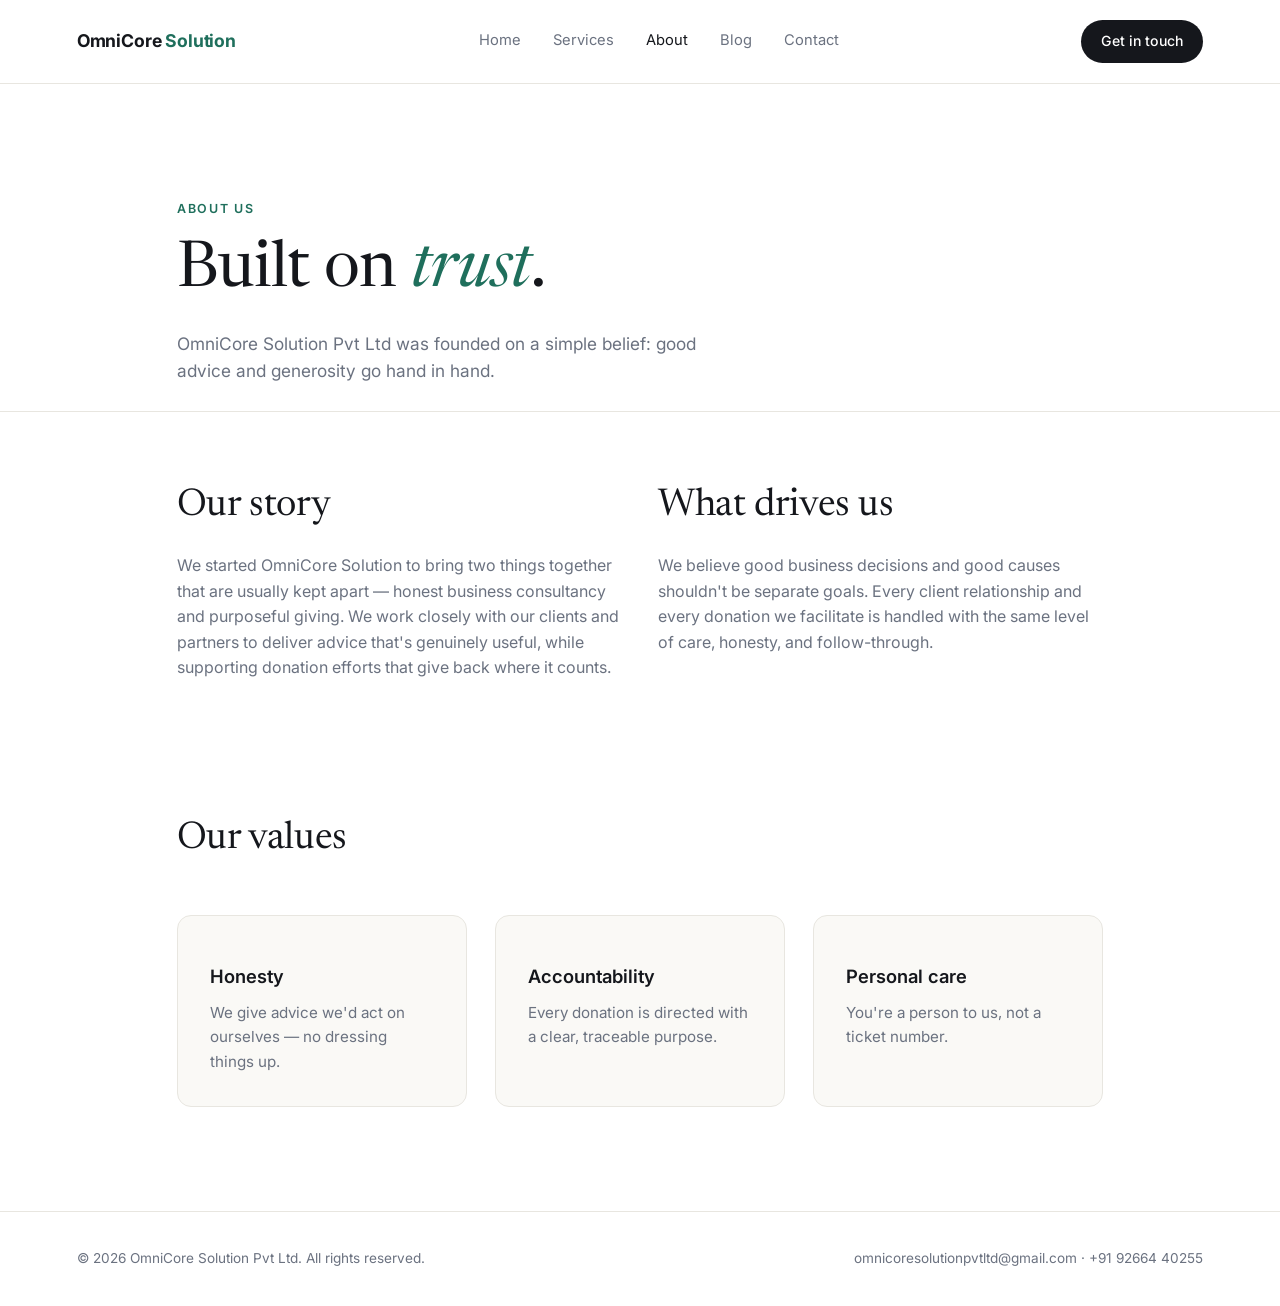
<file: about.html>
<!DOCTYPE html>
<html lang="en">
<head>
<meta charset="UTF-8">
<meta name="viewport" content="width=device-width, initial-scale=1.0">
<title>About — OmniCore Solution Pvt Ltd</title>
<link rel="stylesheet" href="style.css">
</head>
<body>

<header>
  <div class="nav">
    <div class="logo">OmniCore <em>Solution</em></div>
    <nav class="nav-links">
      <a href="index.html">Home</a>
      <a href="services.html">Services</a>
      <a href="about.html" class="active">About</a>
      <a href="blog.html">Blog</a>
      <a href="contact.html">Contact</a>
    </nav>
    <a href="contact.html" class="nav-cta">Get in touch</a>
  </div>
</header>

<div class="hero" style="padding-bottom:2vw;">
  <span class="eyebrow">About us</span>
  <h1>Built on <em>trust</em>.</h1>
  <p class="lead">OmniCore Solution Pvt Ltd was founded on a simple belief: good advice and generosity go hand in hand.</p>
</div>

<hr class="divider">

<section>
  <div class="grid-2">
    <div>
      <h2>Our story</h2>
      <p style="margin-top:16px; color:var(--muted);">We started OmniCore Solution to bring two things together that are usually kept apart — honest business consultancy and purposeful giving. We work closely with our clients and partners to deliver advice that's genuinely useful, while supporting donation efforts that give back where it counts.</p>
    </div>
    <div>
      <h2>What drives us</h2>
      <p style="margin-top:16px; color:var(--muted);">We believe good business decisions and good causes shouldn't be separate goals. Every client relationship and every donation we facilitate is handled with the same level of care, honesty, and follow-through.</p>
    </div>
  </div>
</section>

<section>
  <div class="section-head">
    <h2>Our values</h2>
  </div>
  <div class="grid-3">
    <div class="card">
      <h3>Honesty</h3>
      <p>We give advice we'd act on ourselves — no dressing things up.</p>
    </div>
    <div class="card">
      <h3>Accountability</h3>
      <p>Every donation is directed with a clear, traceable purpose.</p>
    </div>
    <div class="card">
      <h3>Personal care</h3>
      <p>You're a person to us, not a ticket number.</p>
    </div>
  </div>
</section>

<footer>
  <div>&copy; 2026 OmniCore Solution Pvt Ltd. All rights reserved.</div>
  <div>omnicoresolutionpvtltd@gmail.com · +91 92664 40255</div>
</footer>

</body>
</html>
</file>
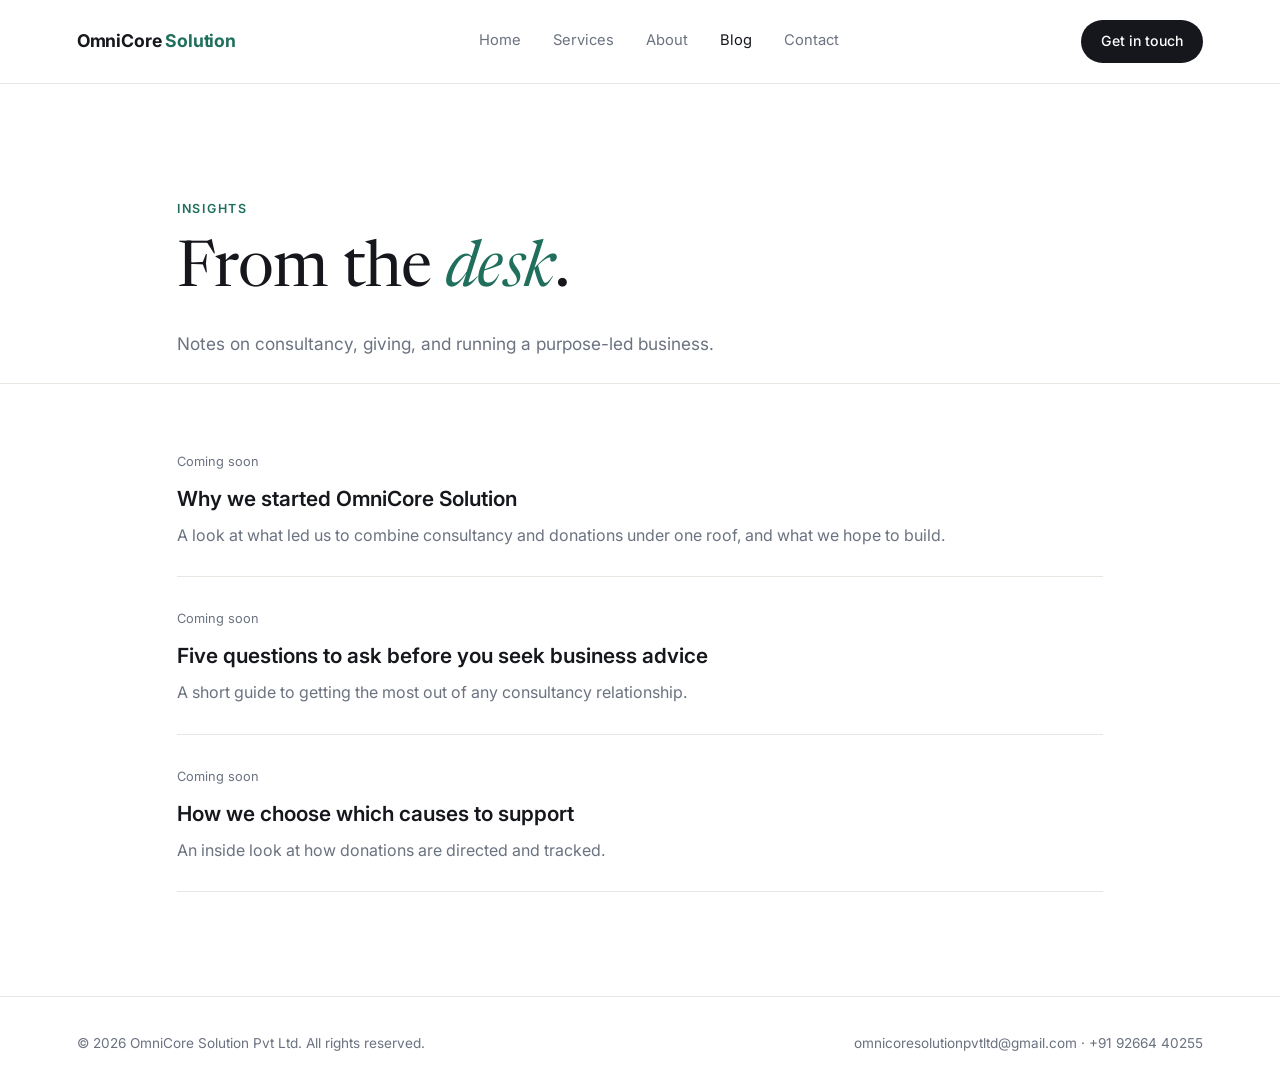
<file: blog (1).html>
<!DOCTYPE html>
<html lang="en">
<head>
<meta charset="UTF-8">
<meta name="viewport" content="width=device-width, initial-scale=1.0">
<title>Blog — OmniCore Solution Pvt Ltd</title>
<link rel="stylesheet" href="style.css">
</head>
<body>

<header>
  <div class="nav">
    <div class="logo">OmniCore <em>Solution</em></div>
    <nav class="nav-links">
      <a href="index.html">Home</a>
      <a href="services.html">Services</a>
      <a href="about.html">About</a>
      <a href="blog.html" class="active">Blog</a>
      <a href="contact.html">Contact</a>
    </nav>
    <a href="contact.html" class="nav-cta">Get in touch</a>
  </div>
</header>

<div class="hero" style="padding-bottom:2vw;">
  <span class="eyebrow">Insights</span>
  <h1>From the <em>desk</em>.</h1>
  <p class="lead">Notes on consultancy, giving, and running a purpose-led business.</p>
</div>

<hr class="divider">

<section>
  <div class="post">
    <span class="date">Coming soon</span>
    <h3>Why we started OmniCore Solution</h3>
    <p>A look at what led us to combine consultancy and donations under one roof, and what we hope to build.</p>
  </div>
  <div class="post">
    <span class="date">Coming soon</span>
    <h3>Five questions to ask before you seek business advice</h3>
    <p>A short guide to getting the most out of any consultancy relationship.</p>
  </div>
  <div class="post">
    <span class="date">Coming soon</span>
    <h3>How we choose which causes to support</h3>
    <p>An inside look at how donations are directed and tracked.</p>
  </div>
</section>

<footer>
  <div>&copy; 2026 OmniCore Solution Pvt Ltd. All rights reserved.</div>
  <div>omnicoresolutionpvtltd@gmail.com · +91 92664 40255</div>
</footer>

</body>
</html>
</file>
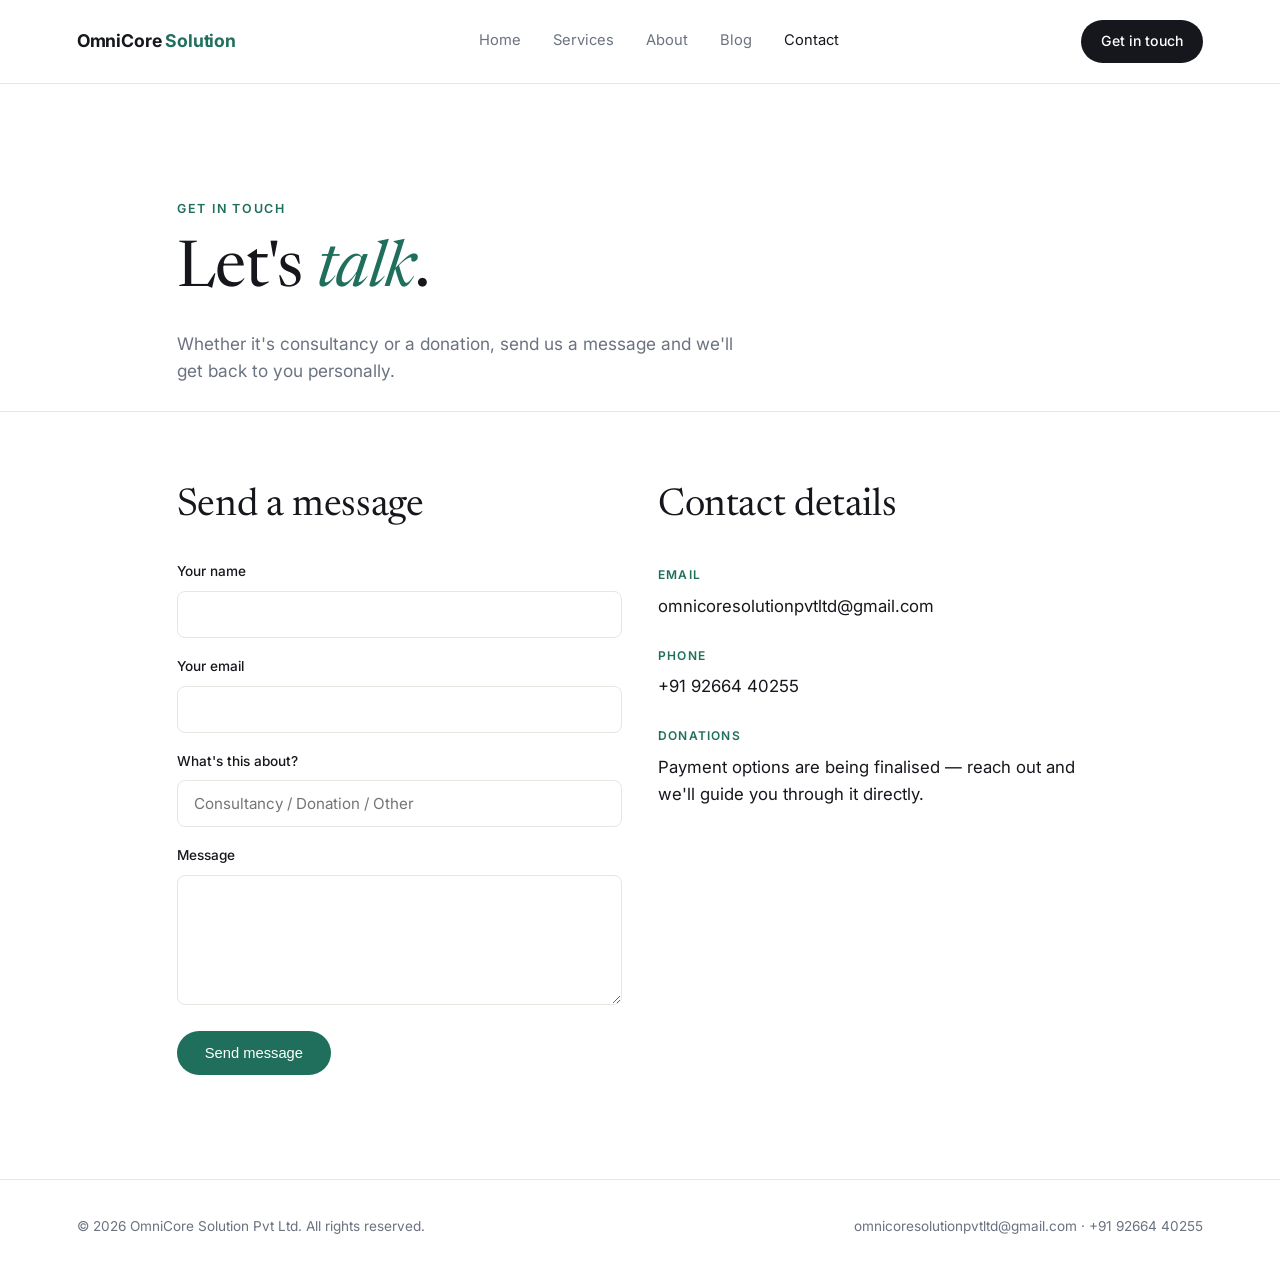
<file: contact.html>
<!DOCTYPE html>
<html lang="en">
<head>
<meta charset="UTF-8">
<meta name="viewport" content="width=device-width, initial-scale=1.0">
<title>Contact — OmniCore Solution Pvt Ltd</title>
<link rel="stylesheet" href="style.css">
</head>
<body>

<header>
  <div class="nav">
    <div class="logo">OmniCore <em>Solution</em></div>
    <nav class="nav-links">
      <a href="index.html">Home</a>
      <a href="services.html">Services</a>
      <a href="about.html">About</a>
      <a href="blog.html">Blog</a>
      <a href="contact.html" class="active">Contact</a>
    </nav>
    <a href="contact.html" class="nav-cta">Get in touch</a>
  </div>
</header>

<div class="hero" style="padding-bottom:2vw;">
  <span class="eyebrow">Get in touch</span>
  <h1>Let's <em>talk</em>.</h1>
  <p class="lead">Whether it's consultancy or a donation, send us a message and we'll get back to you personally.</p>
</div>

<hr class="divider">

<section>
  <div class="grid-2">
    <div>
      <h2 style="margin-bottom:24px;">Send a message</h2>

      <form action="https://formspree.io/f/xgogga1z" method="POST">
        <div class="form-field">
          <label for="name">Your name</label>
          <input type="text" id="name" name="name" required>
        </div>
        <div class="form-field">
          <label for="email">Your email</label>
          <input type="email" id="email" name="email" required>
        </div>
        <div class="form-field">
          <label for="reason">What's this about?</label>
          <input type="text" id="reason" name="reason" placeholder="Consultancy / Donation / Other">
        </div>
        <div class="form-field">
          <label for="message">Message</label>
          <textarea id="message" name="message" required></textarea>
        </div>
        <button type="submit" class="btn btn-accent" style="border:none; cursor:pointer;">Send message</button>
      </form>
    </div>

    <div>
      <h2 style="margin-bottom:24px;">Contact details</h2>
      <div class="contact-info">
        <div class="item">
          <span class="label">Email</span>
          <a href="mailto:omnicoresolutionpvtltd@gmail.com">omnicoresolutionpvtltd@gmail.com</a>
        </div>
        <div class="item">
          <span class="label">Phone</span>
          <a href="tel:+919266440255">+91 92664 40255</a>
        </div>
        <div class="item">
          <span class="label">Donations</span>
          <p>Payment options are being finalised — reach out and we'll guide you through it directly.</p>
        </div>
      </div>
    </div>
  </div>
</section>

<footer>
  <div>&copy; 2026 OmniCore Solution Pvt Ltd. All rights reserved.</div>
  <div>omnicoresolutionpvtltd@gmail.com · +91 92664 40255</div>
</footer>

</body>
</html>
</file>
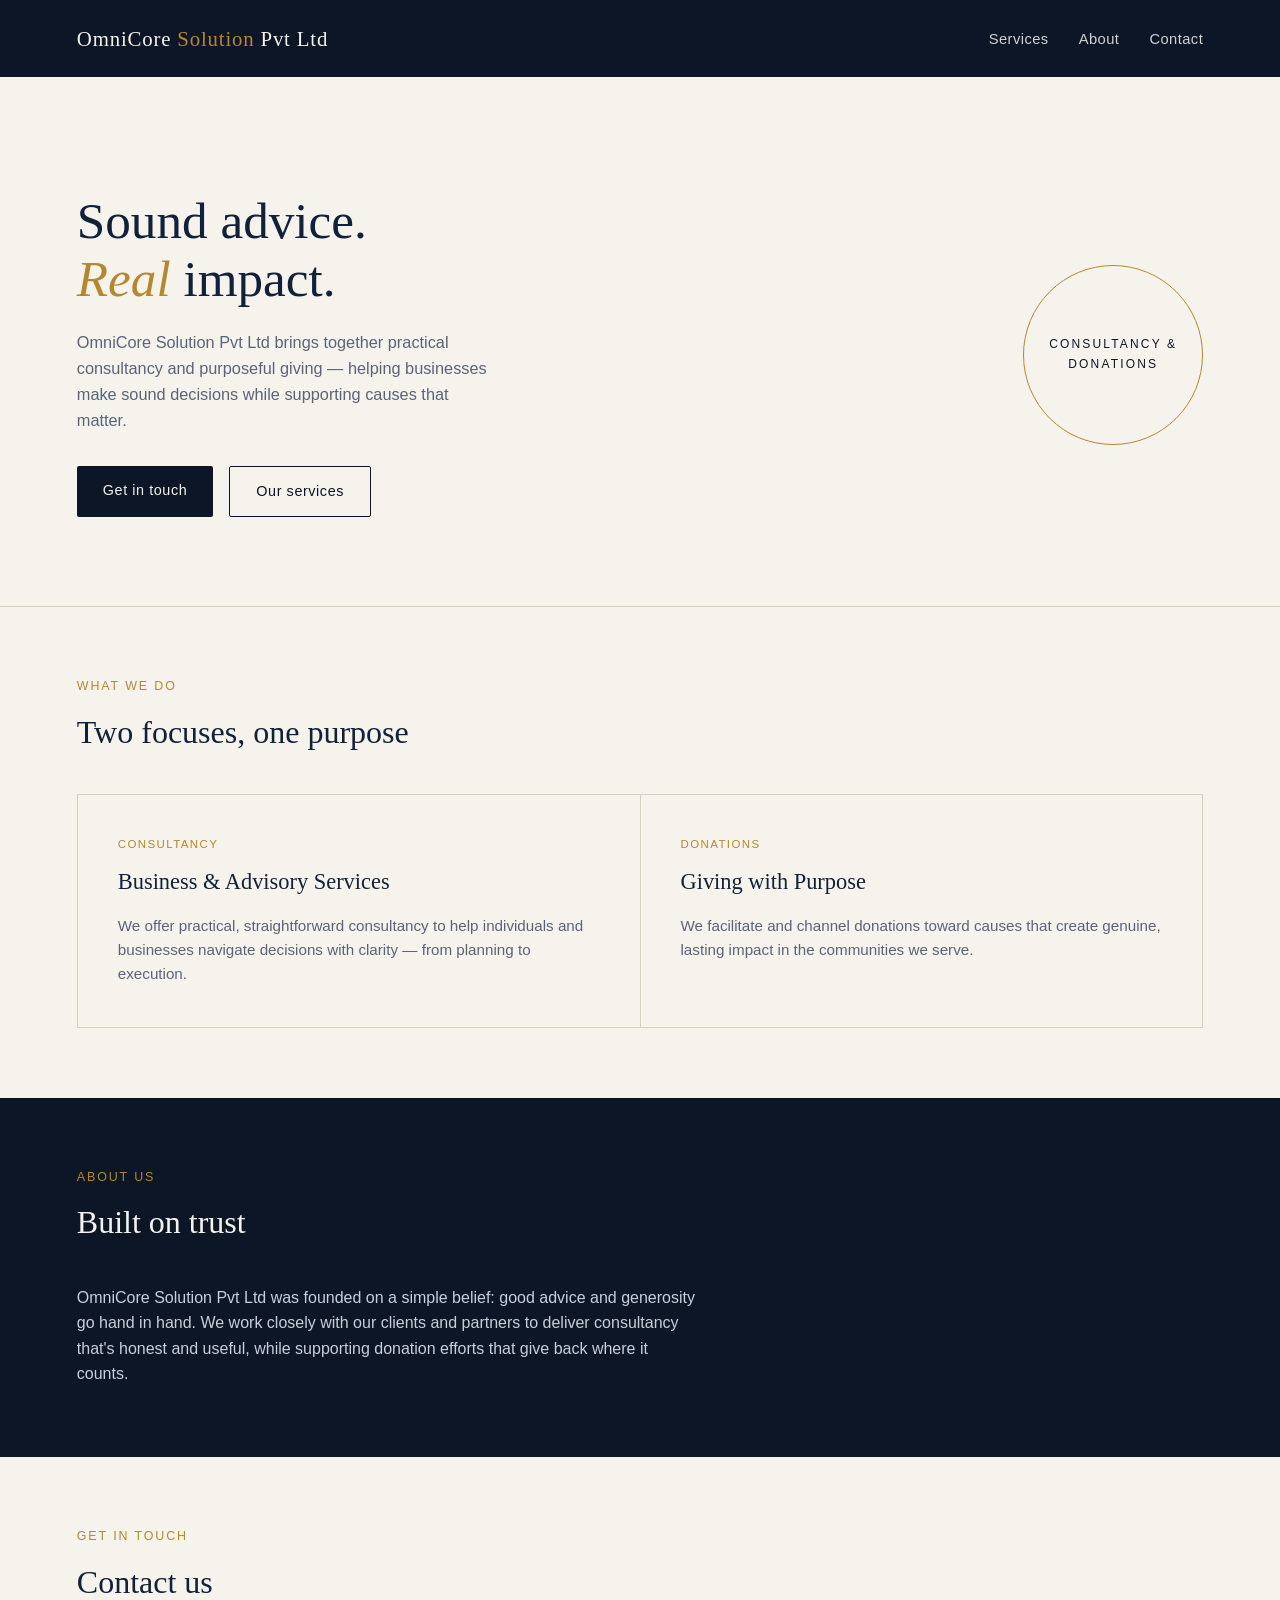
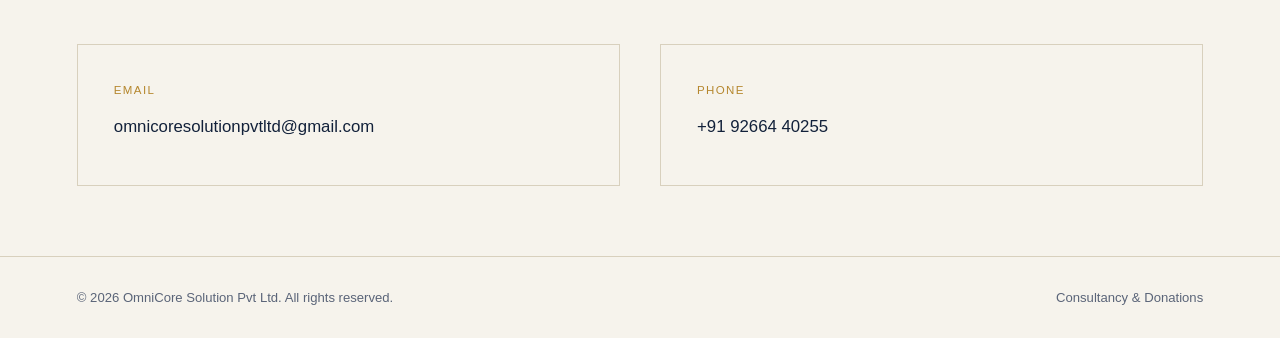
<file: index (2).html>
<!DOCTYPE html>
<html lang="en">
<head>
<meta charset="UTF-8">
<meta name="viewport" content="width=device-width, initial-scale=1.0">
<title>OmniCore Solution Pvt Ltd — Consultancy &amp; Donations</title>
<style>
  :root{
    --ink:#12213a;
    --paper:#f6f3ec;
    --gold:#b5872e;
    --deep:#0c1626;
    --line:#d8d0bd;
    --muted:#5a6478;
  }
  *{box-sizing:border-box;margin:0;padding:0;}
  html{scroll-behavior:smooth;}
  body{
    background:var(--paper);
    color:var(--ink);
    font-family:'Georgia', 'Iowan Old Style', serif;
    line-height:1.6;
  }
  .sans{font-family:'Helvetica Neue', Arial, sans-serif;}

  header{
    background:var(--deep);
    color:var(--paper);
    padding:22px 6vw;
    display:flex;
    justify-content:space-between;
    align-items:center;
    flex-wrap:wrap;
    gap:12px;
  }
  .brand{
    font-size:1.3rem;
    letter-spacing:0.04em;
  }
  .brand span{color:var(--gold);}
  nav a{
    color:var(--paper);
    text-decoration:none;
    margin-left:26px;
    font-family:'Helvetica Neue', Arial, sans-serif;
    font-size:0.92rem;
    letter-spacing:0.03em;
    opacity:0.85;
  }
  nav a:hover{opacity:1; color:var(--gold);}

  .hero{
    padding:9vw 6vw 7vw;
    border-bottom:1px solid var(--line);
    display:grid;
    grid-template-columns:1.3fr 1fr;
    gap:40px;
    align-items:center;
  }
  .hero h1{
    font-size:3.2rem;
    font-weight:400;
    line-height:1.12;
  }
  .hero h1 em{
    font-style:italic;
    color:var(--gold);
  }
  .hero p{
    margin-top:22px;
    max-width:46ch;
    color:var(--muted);
    font-family:'Helvetica Neue', Arial, sans-serif;
    font-size:1.02rem;
  }
  .hero-mark{
    justify-self:end;
    width:180px;
    height:180px;
    border:1px solid var(--gold);
    border-radius:50%;
    display:flex;
    align-items:center;
    justify-content:center;
    font-family:'Helvetica Neue', Arial, sans-serif;
    font-size:0.75rem;
    letter-spacing:0.18em;
    text-transform:uppercase;
    color:var(--deep);
    text-align:center;
    padding:10px;
  }
  .cta-row{
    margin-top:32px;
    display:flex;
    gap:16px;
    flex-wrap:wrap;
  }
  .btn{
    font-family:'Helvetica Neue', Arial, sans-serif;
    display:inline-block;
    padding:13px 26px;
    text-decoration:none;
    font-size:0.9rem;
    letter-spacing:0.04em;
    border-radius:2px;
  }
  .btn-primary{
    background:var(--deep);
    color:var(--paper);
  }
  .btn-outline{
    border:1px solid var(--deep);
    color:var(--deep);
  }

  section{padding:70px 6vw;}
  .section-title{
    font-family:'Helvetica Neue', Arial, sans-serif;
    text-transform:uppercase;
    letter-spacing:0.15em;
    font-size:0.78rem;
    color:var(--gold);
    margin-bottom:10px;
  }
  h2{font-size:2rem; font-weight:400; margin-bottom:36px;}

  .pillars{
    display:grid;
    grid-template-columns:repeat(2, 1fr);
    gap:1px;
    background:var(--line);
    border:1px solid var(--line);
  }
  .pillar{
    background:var(--paper);
    padding:40px;
  }
  .pillar h3{
    font-size:1.4rem;
    font-weight:400;
    margin-bottom:14px;
  }
  .pillar p{
    font-family:'Helvetica Neue', Arial, sans-serif;
    color:var(--muted);
    font-size:0.95rem;
  }
  .pillar .tag{
    font-family:'Helvetica Neue', Arial, sans-serif;
    font-size:0.72rem;
    letter-spacing:0.12em;
    text-transform:uppercase;
    color:var(--gold);
    display:block;
    margin-bottom:10px;
  }

  .about{
    background:var(--deep);
    color:var(--paper);
  }
  .about h2{color:var(--paper);}
  .about p{
    font-family:'Helvetica Neue', Arial, sans-serif;
    color:#c9cfda;
    max-width:70ch;
    font-size:1rem;
  }

  .contact{
    display:grid;
    grid-template-columns:1fr 1fr;
    gap:40px;
  }
  .contact-card{
    border:1px solid var(--line);
    padding:36px;
  }
  .contact-card .tag{
    font-family:'Helvetica Neue', Arial, sans-serif;
    font-size:0.72rem;
    letter-spacing:0.12em;
    text-transform:uppercase;
    color:var(--gold);
    display:block;
    margin-bottom:14px;
  }
  .contact-card a{
    color:var(--ink);
    font-family:'Helvetica Neue', Arial, sans-serif;
    font-size:1.05rem;
    text-decoration:none;
    display:block;
    margin-bottom:8px;
  }
  .contact-card a:hover{color:var(--gold);}

  footer{
    padding:30px 6vw;
    border-top:1px solid var(--line);
    font-family:'Helvetica Neue', Arial, sans-serif;
    font-size:0.82rem;
    color:var(--muted);
    display:flex;
    justify-content:space-between;
    flex-wrap:wrap;
    gap:10px;
  }

  @media (max-width:760px){
    .hero{grid-template-columns:1fr;}
    .hero-mark{justify-self:start;}
    .hero h1{font-size:2.2rem;}
    .pillars{grid-template-columns:1fr;}
    .contact{grid-template-columns:1fr;}
  }
</style>
</head>
<body>

<header>
  <div class="brand">OmniCore <span>Solution</span> Pvt Ltd</div>
  <nav>
    <a href="#services">Services</a>
    <a href="#about">About</a>
    <a href="#contact">Contact</a>
  </nav>
</header>

<section class="hero">
  <div>
    <h1>Sound advice.<br><em>Real</em> impact.</h1>
    <p>OmniCore Solution Pvt Ltd brings together practical consultancy and purposeful giving — helping businesses make sound decisions while supporting causes that matter.</p>
    <div class="cta-row">
      <a class="btn btn-primary" href="mailto:omnicoresolutionpvtltd@gmail.com">Get in touch</a>
      <a class="btn btn-outline" href="#services">Our services</a>
    </div>
  </div>
  <div class="hero-mark">Consultancy &amp; Donations</div>
</section>

<section id="services">
  <div class="section-title">What we do</div>
  <h2>Two focuses, one purpose</h2>
  <div class="pillars">
    <div class="pillar">
      <span class="tag">Consultancy</span>
      <h3>Business &amp; Advisory Services</h3>
      <p>We offer practical, straightforward consultancy to help individuals and businesses navigate decisions with clarity — from planning to execution.</p>
    </div>
    <div class="pillar">
      <span class="tag">Donations</span>
      <h3>Giving with Purpose</h3>
      <p>We facilitate and channel donations toward causes that create genuine, lasting impact in the communities we serve.</p>
    </div>
  </div>
</section>

<section class="about" id="about">
  <div class="section-title">About us</div>
  <h2>Built on trust</h2>
  <p>OmniCore Solution Pvt Ltd was founded on a simple belief: good advice and generosity go hand in hand. We work closely with our clients and partners to deliver consultancy that's honest and useful, while supporting donation efforts that give back where it counts.</p>
</section>

<section id="contact">
  <div class="section-title">Get in touch</div>
  <h2>Contact us</h2>
  <div class="contact">
    <div class="contact-card">
      <span class="tag">Email</span>
      <a href="mailto:omnicoresolutionpvtltd@gmail.com">omnicoresolutionpvtltd@gmail.com</a>
    </div>
    <div class="contact-card">
      <span class="tag">Phone</span>
      <a href="tel:+919266440255">+91 92664 40255</a>
    </div>
  </div>
</section>

<footer>
  <div>&copy; 2026 OmniCore Solution Pvt Ltd. All rights reserved.</div>
  <div>Consultancy &amp; Donations</div>
</footer>

</body>
</html>
</file>
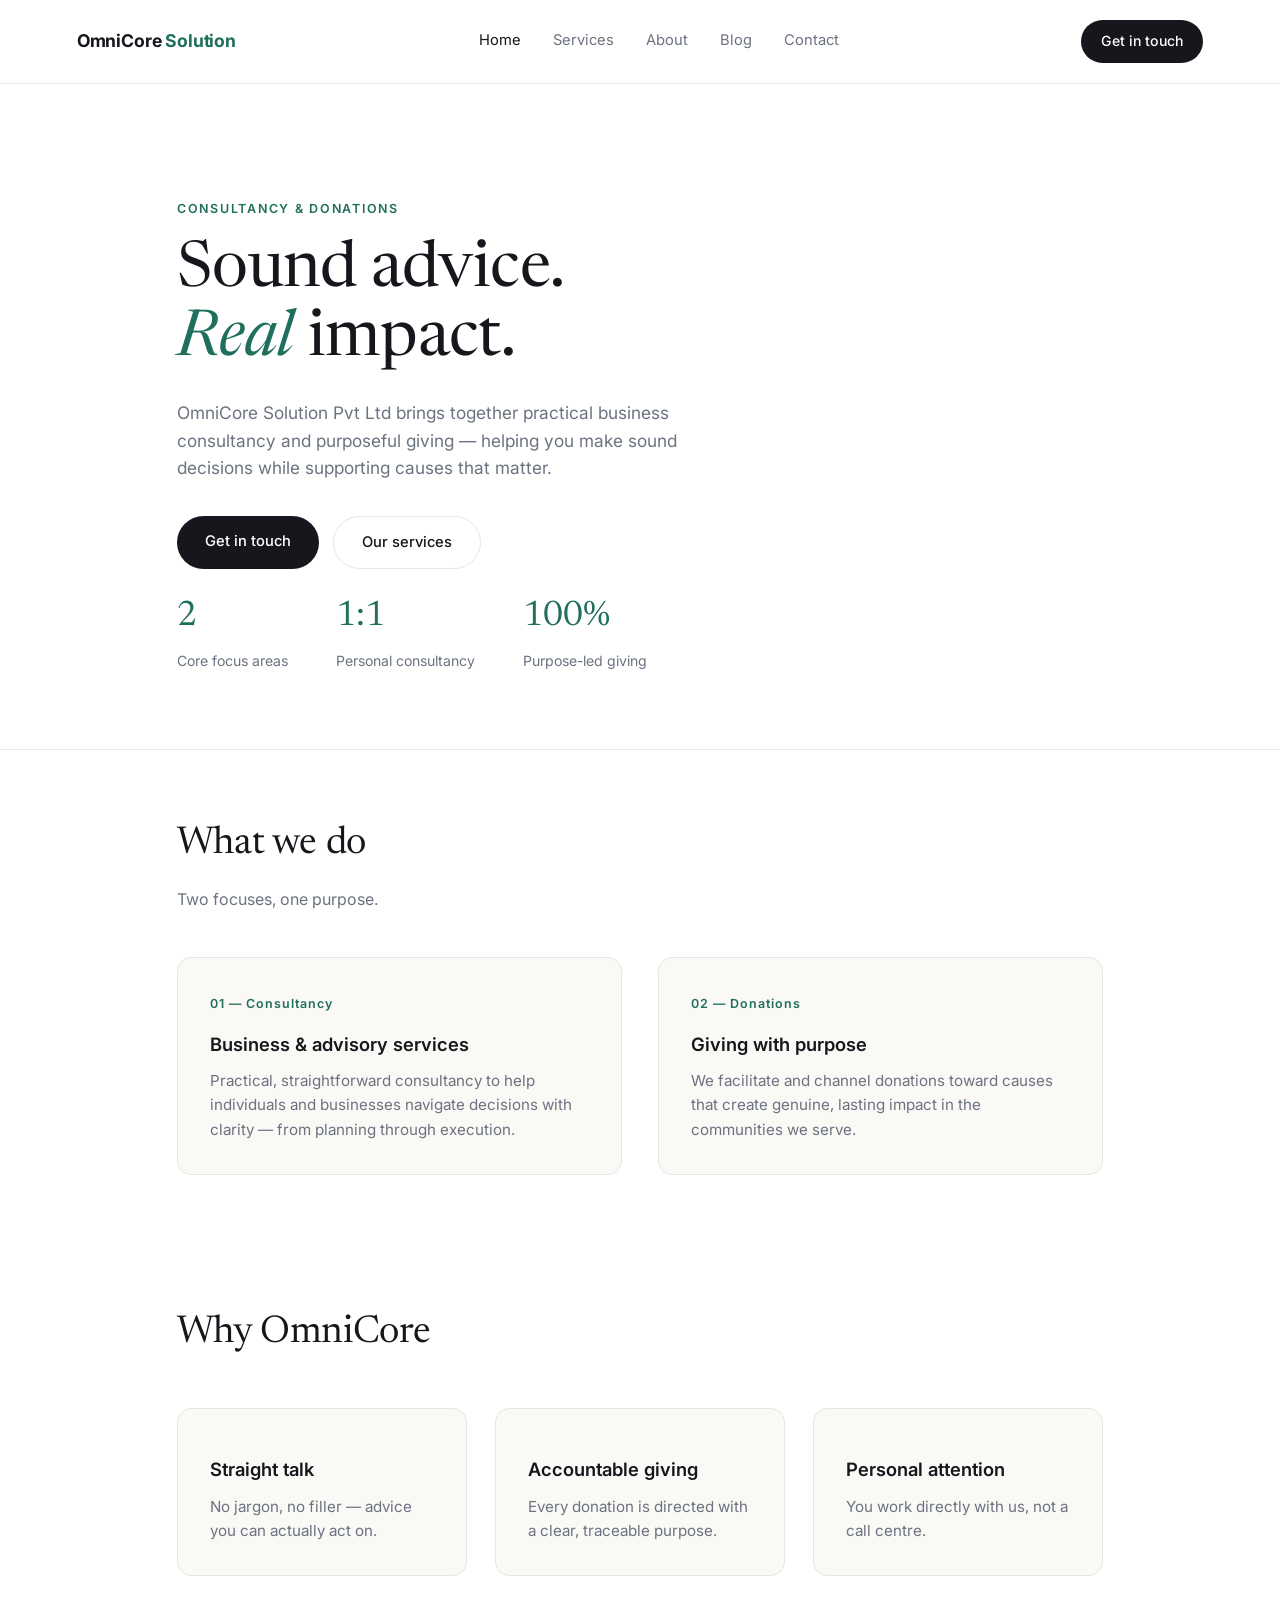
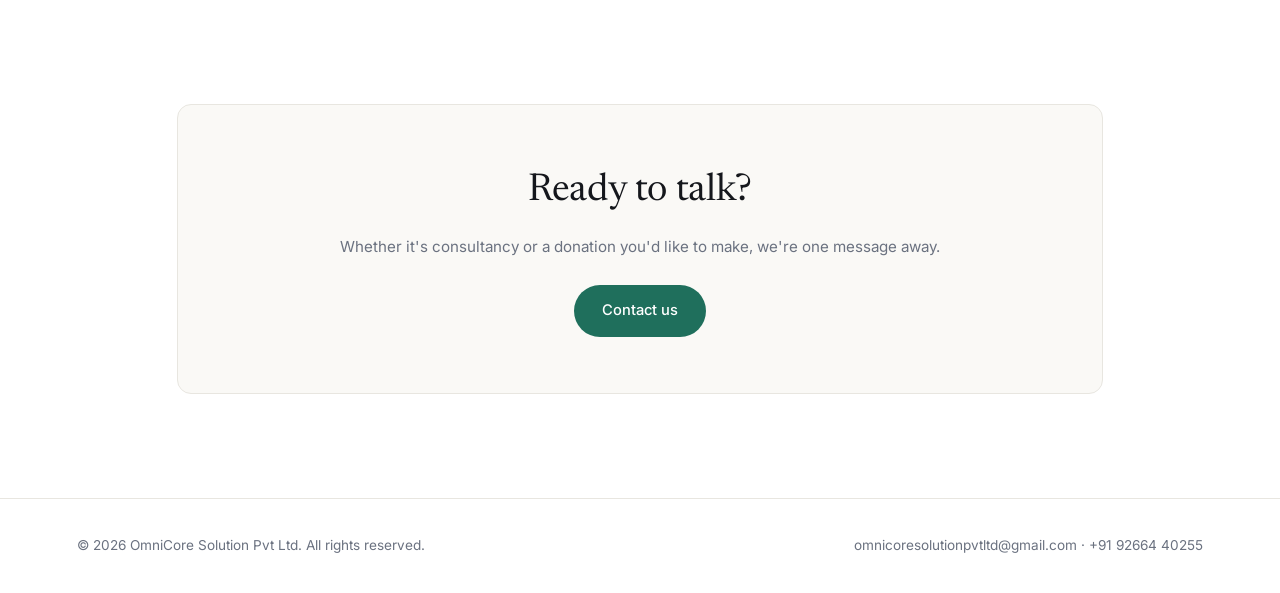
<file: index-1 (1).html>
<!DOCTYPE html>
<html lang="en">
<head>
<meta charset="UTF-8">
<meta name="viewport" content="width=device-width, initial-scale=1.0">
<title>OmniCore Solution Pvt Ltd — Consultancy & Donations</title>
<link rel="stylesheet" href="style.css">
</head>
<body>

<header>
  <div class="nav">
    <div class="logo">OmniCore <em>Solution</em></div>
    <nav class="nav-links">
      <a href="index.html" class="active">Home</a>
      <a href="services.html">Services</a>
      <a href="about.html">About</a>
      <a href="blog.html">Blog</a>
      <a href="contact.html">Contact</a>
    </nav>
    <a href="contact.html" class="nav-cta">Get in touch</a>
  </div>
</header>

<div class="hero">
  <span class="eyebrow">Consultancy &amp; Donations</span>
  <h1>Sound advice.<br><em>Real</em> impact.</h1>
  <p class="lead">OmniCore Solution Pvt Ltd brings together practical business consultancy and purposeful giving — helping you make sound decisions while supporting causes that matter.</p>
  <div class="btn-row">
    <a class="btn btn-solid" href="contact.html">Get in touch</a>
    <a class="btn btn-outline" href="services.html">Our services</a>
  </div>
  <div class="stat-row">
    <div class="stat"><h4>2</h4><p>Core focus areas</p></div>
    <div class="stat"><h4>1:1</h4><p>Personal consultancy</p></div>
    <div class="stat"><h4>100%</h4><p>Purpose-led giving</p></div>
  </div>
</div>

<hr class="divider">

<section>
  <div class="section-head">
    <h2>What we do</h2>
    <p>Two focuses, one purpose.</p>
  </div>
  <div class="grid-2">
    <div class="card">
      <span class="num">01 — Consultancy</span>
      <h3>Business &amp; advisory services</h3>
      <p>Practical, straightforward consultancy to help individuals and businesses navigate decisions with clarity — from planning through execution.</p>
    </div>
    <div class="card">
      <span class="num">02 — Donations</span>
      <h3>Giving with purpose</h3>
      <p>We facilitate and channel donations toward causes that create genuine, lasting impact in the communities we serve.</p>
    </div>
  </div>
</section>

<section>
  <div class="section-head">
    <h2>Why OmniCore</h2>
  </div>
  <div class="grid-3">
    <div class="card">
      <h3>Straight talk</h3>
      <p>No jargon, no filler — advice you can actually act on.</p>
    </div>
    <div class="card">
      <h3>Accountable giving</h3>
      <p>Every donation is directed with a clear, traceable purpose.</p>
    </div>
    <div class="card">
      <h3>Personal attention</h3>
      <p>You work directly with us, not a call centre.</p>
    </div>
  </div>
</section>

<section>
  <div class="card" style="text-align:center; padding:56px;">
    <h2>Ready to talk?</h2>
    <p style="color:var(--muted); margin-top:12px;">Whether it's consultancy or a donation you'd like to make, we're one message away.</p>
    <div class="btn-row" style="justify-content:center; margin-top:26px;">
      <a class="btn btn-accent" href="contact.html">Contact us</a>
    </div>
  </div>
</section>

<footer>
  <div>&copy; 2026 OmniCore Solution Pvt Ltd. All rights reserved.</div>
  <div>omnicoresolutionpvtltd@gmail.com · +91 92664 40255</div>
</footer>

</body>
</html>
</file>
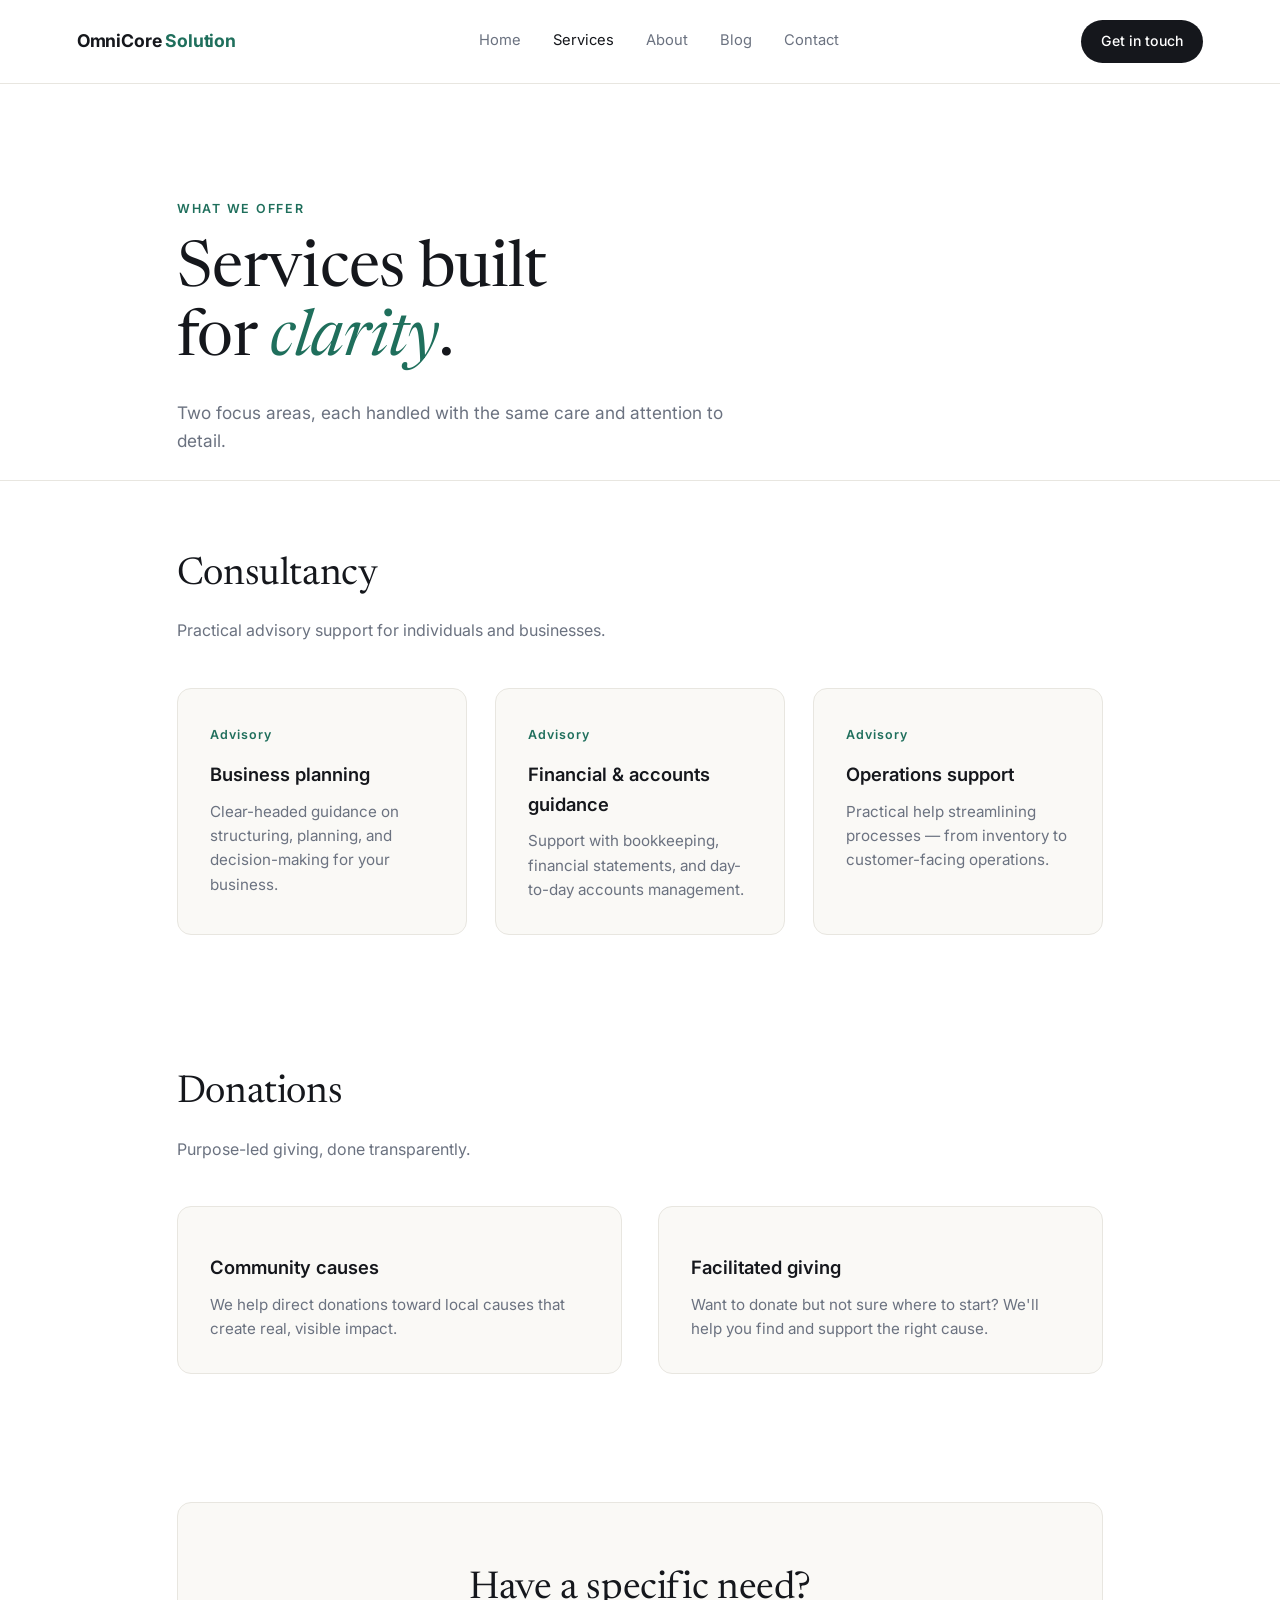
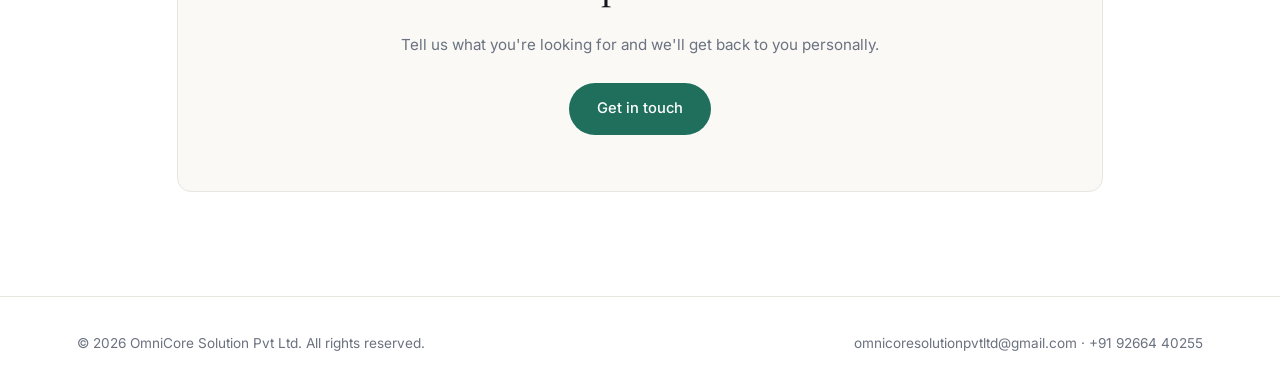
<file: services.html>
<!DOCTYPE html>
<html lang="en">
<head>
<meta charset="UTF-8">
<meta name="viewport" content="width=device-width, initial-scale=1.0">
<title>Services — OmniCore Solution Pvt Ltd</title>
<link rel="stylesheet" href="style.css">
</head>
<body>

<header>
  <div class="nav">
    <div class="logo">OmniCore <em>Solution</em></div>
    <nav class="nav-links">
      <a href="index.html">Home</a>
      <a href="services.html" class="active">Services</a>
      <a href="about.html">About</a>
      <a href="blog.html">Blog</a>
      <a href="contact.html">Contact</a>
    </nav>
    <a href="contact.html" class="nav-cta">Get in touch</a>
  </div>
</header>

<div class="hero" style="padding-bottom:2vw;">
  <span class="eyebrow">What we offer</span>
  <h1>Services built<br>for <em>clarity</em>.</h1>
  <p class="lead">Two focus areas, each handled with the same care and attention to detail.</p>
</div>

<hr class="divider">

<section>
  <div class="section-head">
    <h2>Consultancy</h2>
    <p>Practical advisory support for individuals and businesses.</p>
  </div>
  <div class="grid-3">
    <div class="card">
      <span class="num">Advisory</span>
      <h3>Business planning</h3>
      <p>Clear-headed guidance on structuring, planning, and decision-making for your business.</p>
    </div>
    <div class="card">
      <span class="num">Advisory</span>
      <h3>Financial &amp; accounts guidance</h3>
      <p>Support with bookkeeping, financial statements, and day-to-day accounts management.</p>
    </div>
    <div class="card">
      <span class="num">Advisory</span>
      <h3>Operations support</h3>
      <p>Practical help streamlining processes — from inventory to customer-facing operations.</p>
    </div>
  </div>
</section>

<section>
  <div class="section-head">
    <h2>Donations</h2>
    <p>Purpose-led giving, done transparently.</p>
  </div>
  <div class="grid-2">
    <div class="card">
      <h3>Community causes</h3>
      <p>We help direct donations toward local causes that create real, visible impact.</p>
    </div>
    <div class="card">
      <h3>Facilitated giving</h3>
      <p>Want to donate but not sure where to start? We'll help you find and support the right cause.</p>
    </div>
  </div>
</section>

<section>
  <div class="card" style="text-align:center; padding:56px;">
    <h2>Have a specific need?</h2>
    <p style="color:var(--muted); margin-top:12px;">Tell us what you're looking for and we'll get back to you personally.</p>
    <div class="btn-row" style="justify-content:center; margin-top:26px;">
      <a class="btn btn-accent" href="contact.html">Get in touch</a>
    </div>
  </div>
</section>

<footer>
  <div>&copy; 2026 OmniCore Solution Pvt Ltd. All rights reserved.</div>
  <div>omnicoresolutionpvtltd@gmail.com · +91 92664 40255</div>
</footer>

</body>
</html>
</file>
<file: style.css>
@import url('https://fonts.googleapis.com/css2?family=Inter:wght@400;500;600;700&family=Newsreader:ital,wght@0,400;0,500;1,400&display=swap');

:root{
  --paper:#ffffff;
  --bone:#faf9f6;
  --ink:#15171c;
  --muted:#6b7280;
  --line:#e8e6e0;
  --accent:#1f6f5c;
  --accent-soft:#eaf3f0;
}
*{box-sizing:border-box; margin:0; padding:0;}
html{scroll-behavior:smooth;}
body{
  font-family:'Inter', -apple-system, sans-serif;
  color:var(--ink);
  background:var(--paper);
  line-height:1.6;
  font-size:16px;
}
.serif{font-family:'Newsreader', Georgia, serif;}

a{color:inherit; text-decoration:none;}
.wrap{max-width:1080px; margin:0 auto; padding:0 6vw;}

/* Header */
header{
  position:sticky; top:0; z-index:50;
  background:rgba(255,255,255,0.92);
  backdrop-filter:blur(8px);
  border-bottom:1px solid var(--line);
}
.nav{
  display:flex; align-items:center; justify-content:space-between;
  padding:20px 6vw;
}
.logo{font-weight:700; font-size:1.1rem; letter-spacing:-0.01em;}
.logo em{font-style:normal; color:var(--accent);}
.nav-links{display:flex; gap:32px; font-size:0.92rem;}
.nav-links a{color:var(--muted); transition:color .15s;}
.nav-links a:hover, .nav-links a.active{color:var(--ink);}
.nav-cta{
  background:var(--ink); color:#fff; padding:10px 20px;
  border-radius:100px; font-size:0.88rem; font-weight:500;
}

/* Hero banner (image) */
.hero-banner{
  position:relative;
  height:min(72vh, 620px);
  min-height:420px;
  display:flex; align-items:flex-end;
  overflow:hidden;
}
.hero-banner img{
  position:absolute; inset:0; width:100%; height:100%; object-fit:cover;
}
.hero-banner::after{
  content:'';
  position:absolute; inset:0;
  background:linear-gradient(0deg, rgba(0,0,0,0.72) 0%, rgba(0,0,0,0.15) 55%, rgba(0,0,0,0.35) 100%);
}
.hero-banner-content{
  position:relative; z-index:2; color:#fff; padding:6vw 6vw 5vw; max-width:1080px; margin:0 auto; width:100%;
}
.hero-banner-content .eyebrow{color:#e8dfa8;}
.hero-banner-content h1{color:#fff;}
.hero-banner-content h1 em{color:#e8dfa8;}
.hero-banner-content .lead{color:rgba(255,255,255,0.85);}

.photo-grid{display:grid; grid-template-columns:repeat(3,1fr); gap:20px; margin-top:10px;}
.photo-card{border-radius:14px; overflow:hidden; position:relative; aspect-ratio:4/3;}
.photo-card img{width:100%; height:100%; object-fit:cover; display:block;}
.photo-card .cap{
  position:absolute; left:0; right:0; bottom:0;
  background:linear-gradient(0deg, rgba(0,0,0,0.7), transparent);
  color:#fff; padding:16px; font-size:0.9rem; font-weight:500;
}

/* Hero (text-only, used on inner pages) */
.hero{padding:9vw 6vw 6vw; max-width:1080px; margin:0 auto;}
.eyebrow{
  font-size:0.78rem; letter-spacing:0.14em; text-transform:uppercase;
  color:var(--accent); font-weight:600; margin-bottom:18px; display:block;
}
h1{
  font-family:'Newsreader', Georgia, serif;
  font-weight:400;
  font-size:clamp(2.4rem, 5vw, 4rem);
  line-height:1.08;
  letter-spacing:-0.01em;
  max-width:16ch;
}
h1 em{font-style:italic; color:var(--accent);}
.lead{
  margin-top:24px; max-width:52ch; color:var(--muted); font-size:1.08rem;
}
.btn-row{display:flex; gap:14px; margin-top:34px; flex-wrap:wrap;}
.btn{
  padding:14px 28px; border-radius:100px; font-size:0.92rem; font-weight:500;
  display:inline-block; transition:opacity .15s;
}
.btn:hover{opacity:0.85;}
.btn-solid{background:var(--ink); color:#fff;}
.btn-outline{border:1px solid var(--line); color:var(--ink);}
.btn-accent{background:var(--accent); color:#fff;}

/* Sections */
section{padding:5vw 6vw; max-width:1080px; margin:0 auto;}
.section-head{margin-bottom:44px; max-width:60ch;}
h2{
  font-family:'Newsreader', Georgia, serif; font-weight:400;
  font-size:clamp(1.8rem, 3vw, 2.4rem); letter-spacing:-0.01em;
}
.section-head p{color:var(--muted); margin-top:12px;}

.grid-2{display:grid; grid-template-columns:1fr 1fr; gap:36px;}
.grid-3{display:grid; grid-template-columns:repeat(3,1fr); gap:28px;}

.card{
  border:1px solid var(--line); border-radius:14px; padding:32px;
  background:var(--bone);
}
.card .num{
  font-size:0.78rem; color:var(--accent); font-weight:600; letter-spacing:0.08em;
}
.card h3{font-size:1.15rem; font-weight:600; margin:14px 0 10px;}
.card p{color:var(--muted); font-size:0.95rem;}

.divider{border:none; border-top:1px solid var(--line); margin:0;}

.stat-row{display:flex; gap:48px; flex-wrap:wrap; margin-top:20px;}
.stat h4{font-family:'Newsreader', serif; font-size:2.2rem; font-weight:400; color:var(--accent);}
.stat p{color:var(--muted); font-size:0.88rem; margin-top:4px;}

/* Contact / forms */
.form-field{margin-bottom:18px;}
.form-field label{
  display:block; font-size:0.85rem; font-weight:500; margin-bottom:8px; color:var(--ink);
}
.form-field input, .form-field textarea{
  width:100%; padding:13px 16px; border:1px solid var(--line); border-radius:8px;
  font-family:inherit; font-size:0.95rem; background:#fff;
}
.form-field textarea{min-height:130px; resize:vertical;}
.form-field input:focus, .form-field textarea:focus{outline:2px solid var(--accent); outline-offset:1px;}

.contact-info{display:flex; flex-direction:column; gap:22px;}
.contact-info .item .label{
  font-size:0.75rem; text-transform:uppercase; letter-spacing:0.1em; color:var(--accent); font-weight:600;
}
.contact-info .item a, .contact-info .item p{font-size:1.05rem; margin-top:6px; display:block;}

/* Blog */
.post{padding:28px 0; border-bottom:1px solid var(--line);}
.post:first-child{padding-top:0;}
.post .date{font-size:0.8rem; color:var(--muted);}
.post h3{font-size:1.3rem; font-weight:600; margin:8px 0 8px;}
.post p{color:var(--muted);}

/* Footer */
footer{
  border-top:1px solid var(--line); padding:36px 6vw; margin-top:40px;
  display:flex; justify-content:space-between; flex-wrap:wrap; gap:12px;
  font-size:0.85rem; color:var(--muted);
}

@media (max-width:760px){
  .grid-2, .grid-3{grid-template-columns:1fr;}
  .nav-links{display:none;}
}
</file>
